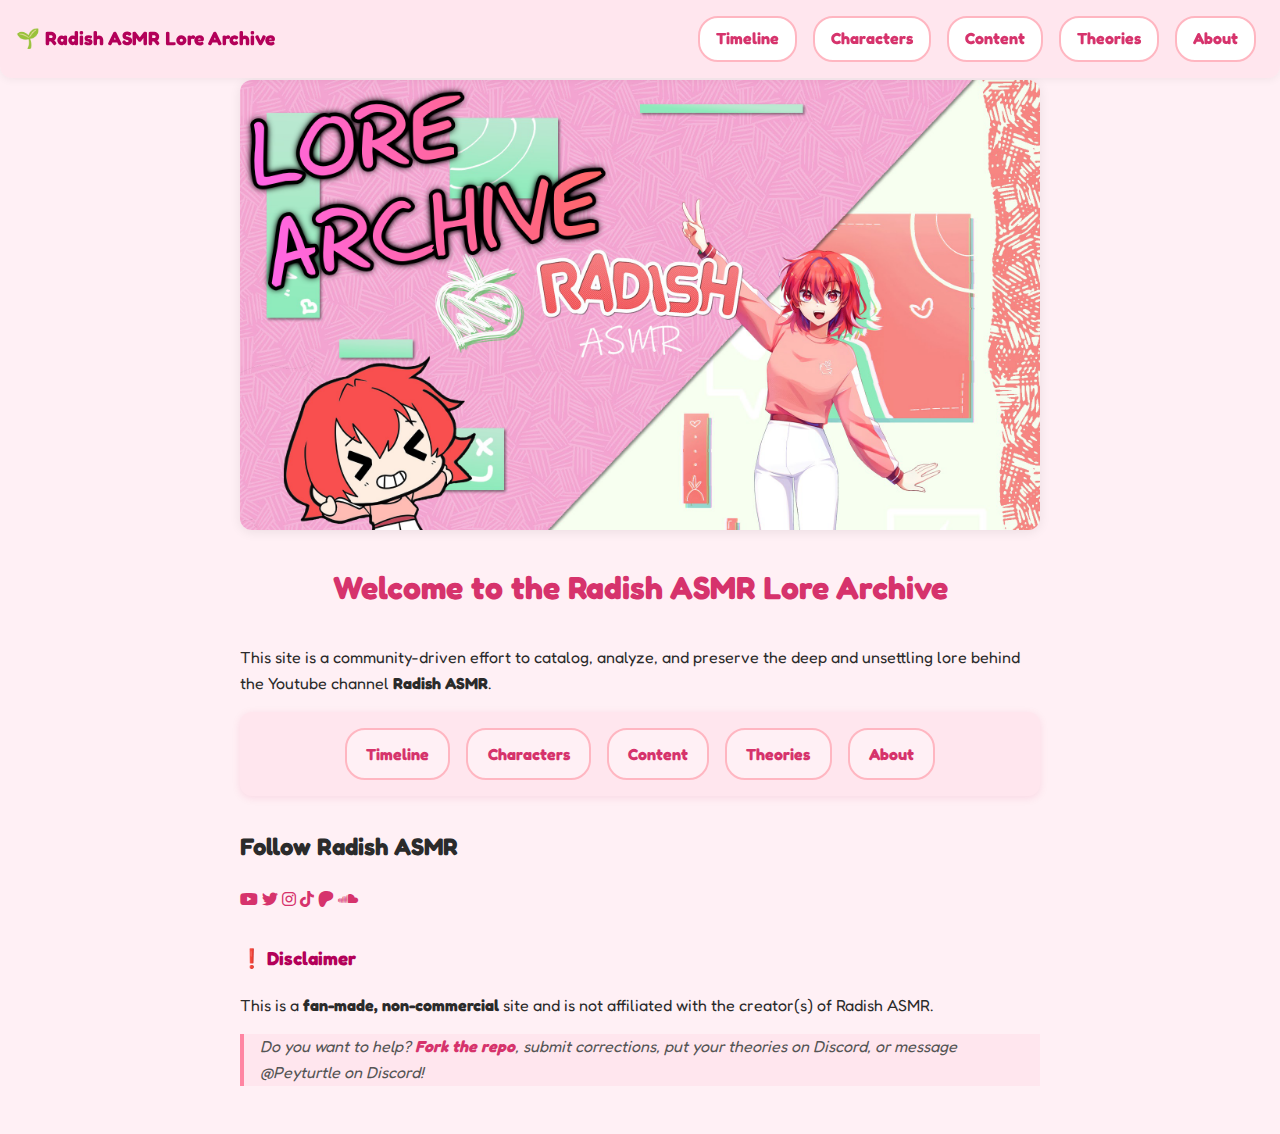
<file: index.html>
<!DOCTYPE html>
<html lang="en">

<head>
    <meta charset="UTF-8">
    <meta name="description" content="A fan-made archive of Radish ASMR lore, timelines, characters, and theories.">
    <meta name="author" content="Peyturtle">
    <link rel="stylesheet" href="https://fonts.googleapis.com/css2?family=Fredoka&display=swap">
    <link rel="stylesheet" href="styles.css">
    <link rel="stylesheet" href="https://cdnjs.cloudflare.com/ajax/libs/font-awesome/6.5.0/css/all.min.css">
    <link rel="icon" href="images/favicon.ico" type="image/x-icon">
    <title>Home | Radish ASMR Lore Archive</title>
</head>

<body>
  <nav class="navbar">
    <div class="nav-left">
      <a href="index.html">🌱 Radish ASMR Lore Archive</a>
    </div>
    <div class="nav-right">
      <a href="timeline.html">Timeline</a>
      <a href="characters.html">Characters</a>
      <a href="content.html">Content</a>
      <a href="theories.html">Theories</a>
      <a href="about.html">About</a>
    </div>
  </nav>

  <div class="fade-in-section">
    <img src="images/radish-channel-banner.png" alt="Radish Banner" class="banner section-image fade-in-section">
  </div>  
  
  <div class="intro">
    <h1>Welcome to the Radish ASMR Lore Archive</h1>
  </div>

  <p>This site is a community-driven effort to catalog, analyze, and preserve the deep and unsettling lore behind the Youtube channel <strong>Radish ASMR</strong>.</p>

  <div class="explore">
    <a href="timeline.html">Timeline</a>
    <a href="characters.html">Characters</a>
    <a href="content.html">Content</a>
    <a href="theories.html">Theories</a>
    <a href="about.html">About</a>
  </div>

  <section class="social-cards">
    <h2>Follow Radish ASMR</h2>
    <div class="card-container">
      <a href="https://www.youtube.com/@radishasmr9622" class="card youtube" target="_blank" rel="noopener" aria-label="YouTube">
        <i class="fab fa-youtube"></i>
      </a>
      <a href="https://twitter.com/radishasmr" class="card twitter" target="_blank" rel="noopener" aria-label="Twitter">
        <i class="fab fa-twitter"></i>
      </a>
      <a href="https://www.instagram.com/radishasmr" class="card instagram" target="_blank" rel="noopener" aria-label="Instagram">
        <i class="fab fa-instagram"></i>
      </a>
      <a href="https://www.tiktok.com/@radish_asmr" class="card tiktok" target="_blank" rel="noopener" aria-label="TikTok">
        <i class="fab fa-tiktok"></i>
      </a>
      <a href="https://www.patreon.com/c/radishasmr/home" class="card patreon" target="_blank" rel="noopener" aria-label="Patreon">
        <i class="fab fa-patreon"></i>
      </a>
      <a href="https://soundcloud.com/akemi-akemi-10996670" class="card soundcloud" target="_blank" rel="noopener" aria-label="SoundCloud">
        <i class="fab fa-soundcloud"></i>
      </a>
    </div>
  </section>

  <h3>❗ Disclaimer</h3>
  <p>This is a <strong>fan-made, non-commercial</strong> site and is not affiliated with the creator(s) of Radish ASMR.</p>
  <blockquote>Do you want to help? <a href="https://github.com/Peytown/radish-asmr-lore-website" target="_blank">Fork the repo</a>, submit corrections, put your theories on Discord, or message @Peyturtle on Discord!</blockquote>

  <script>
  const currentPage = window.location.pathname.split('/').pop();

  const navLinks = document.querySelectorAll('.nav-right a');

  navLinks.forEach(link => {
    const hrefPage = link.getAttribute('href');
    if (hrefPage === currentPage) {
      link.classList.add('active');
    }
  });

  const faders = document.querySelectorAll('.fade-in-section');

  const appearOptions = {
    threshold: 0.1,
    rootMargin: "0px 0px -50px 0px"
  };

  const appearOnScroll = new IntersectionObserver(function(
    entries,
    observer
  ) {
    entries.forEach(entry => {
      if (!entry.isIntersecting) return;
      entry.target.classList.add('is-visible');
      observer.unobserve(entry.target);
    });
  }, appearOptions);

  faders.forEach(fader => {
    appearOnScroll.observe(fader);
  });
  
  </script>

</body>
</html>
</file>
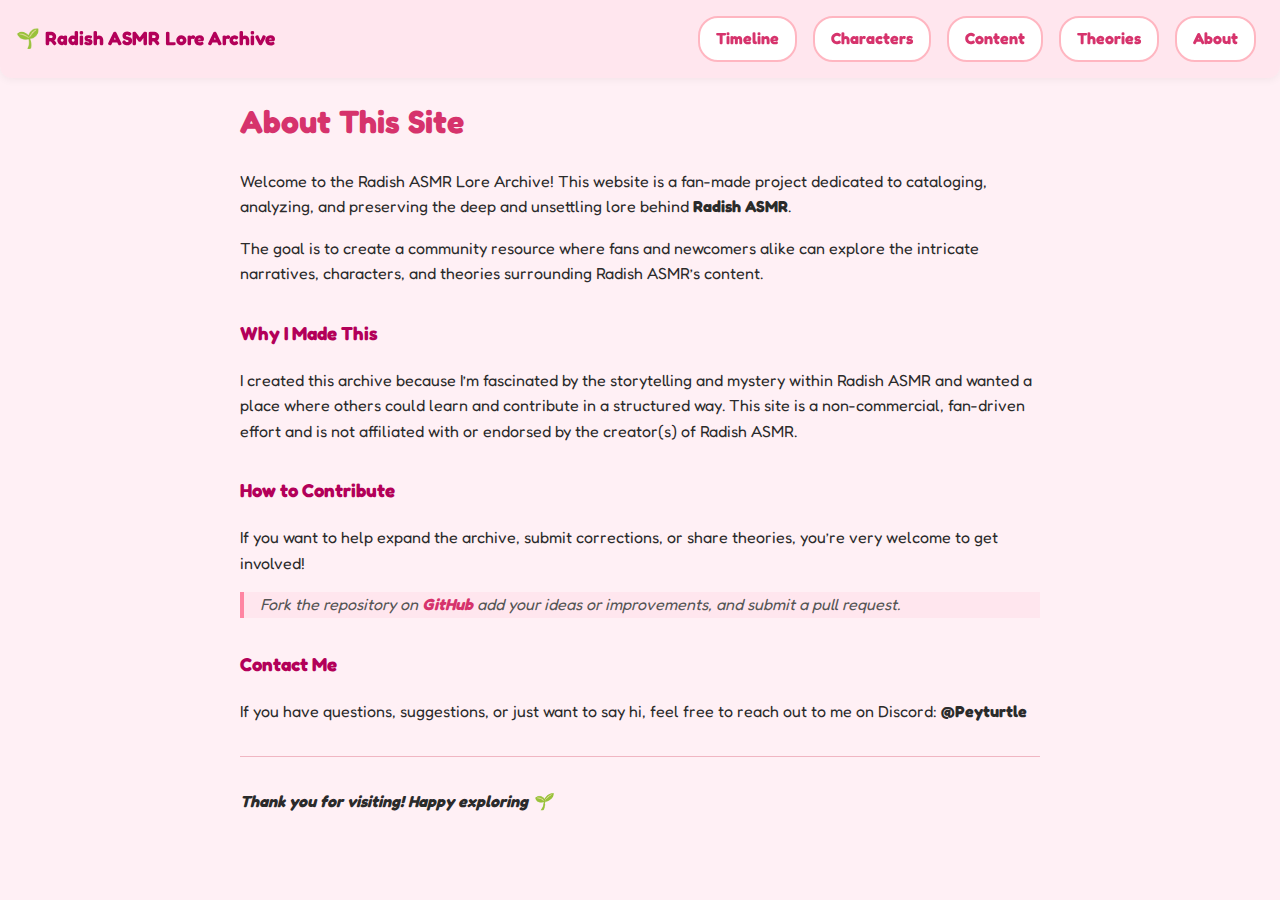
<file: about.html>
<!DOCTYPE html>
<html lang="en">

<head>
    <meta charset="UTF-8"/>
    <meta name="description" content="A fan-made archive of Radish ASMR lore, timelines, characters, and theories."/>
    <meta name="author" content="Peyturtle"/>
    <link rel="stylesheet" href="https://fonts.googleapis.com/css2?family=Fredoka&display=swap"/>
    <link rel="stylesheet" href="styles.css"/>
    <link rel="icon" href="images/favicon.ico" type="image/x-icon">
</head>

<body>
  <nav class="navbar">
    <div class="nav-left">
      <a href="index.html">🌱 Radish ASMR Lore Archive</a>
    </div>
    <div class="nav-right">
      <a href="timeline.html">Timeline</a>
      <a href="characters.html">Characters</a>
      <a href="content.html">Content</a>
      <a href="theories.html">Theories</a>
      <a href="about.html">About</a>
    </div>
  </nav>

  <main>
    <h1>About This Site</h1>

    <p>Welcome to the Radish ASMR Lore Archive! This website is a fan-made project dedicated to cataloging, analyzing, and preserving the deep and unsettling lore behind <strong>Radish ASMR</strong>.</p>

    <p>The goal is to create a community resource where fans and newcomers alike can explore the intricate narratives, characters, and theories surrounding Radish ASMR’s content.</p>

    <h3>Why I Made This</h3>
    <p>I created this archive because I’m fascinated by the storytelling and mystery within Radish ASMR and wanted a place where others could learn and contribute in a structured way. This site is a non-commercial, fan-driven effort and is not affiliated with or endorsed by the creator(s) of Radish ASMR.</p>

    <h3>How to Contribute</h3>
    <p>If you want to help expand the archive, submit corrections, or share theories, you’re very welcome to get involved!</p>
    <blockquote>Fork the repository on <a href="https://github.com/Peytown/radish-asmr-lore-website" target="_blank">GitHub</a> add your ideas or improvements, and submit a pull request.</blockquote>

    <h3>Contact Me</h3>
    <p>If you have questions, suggestions, or just want to say hi, feel free to reach out to me on Discord: <b>@Peyturtle</p>
      
    <hr/>

    <p><em>Thank you for visiting! Happy exploring 🌱</em></p>
  </main>
</body>

</html>
</file>
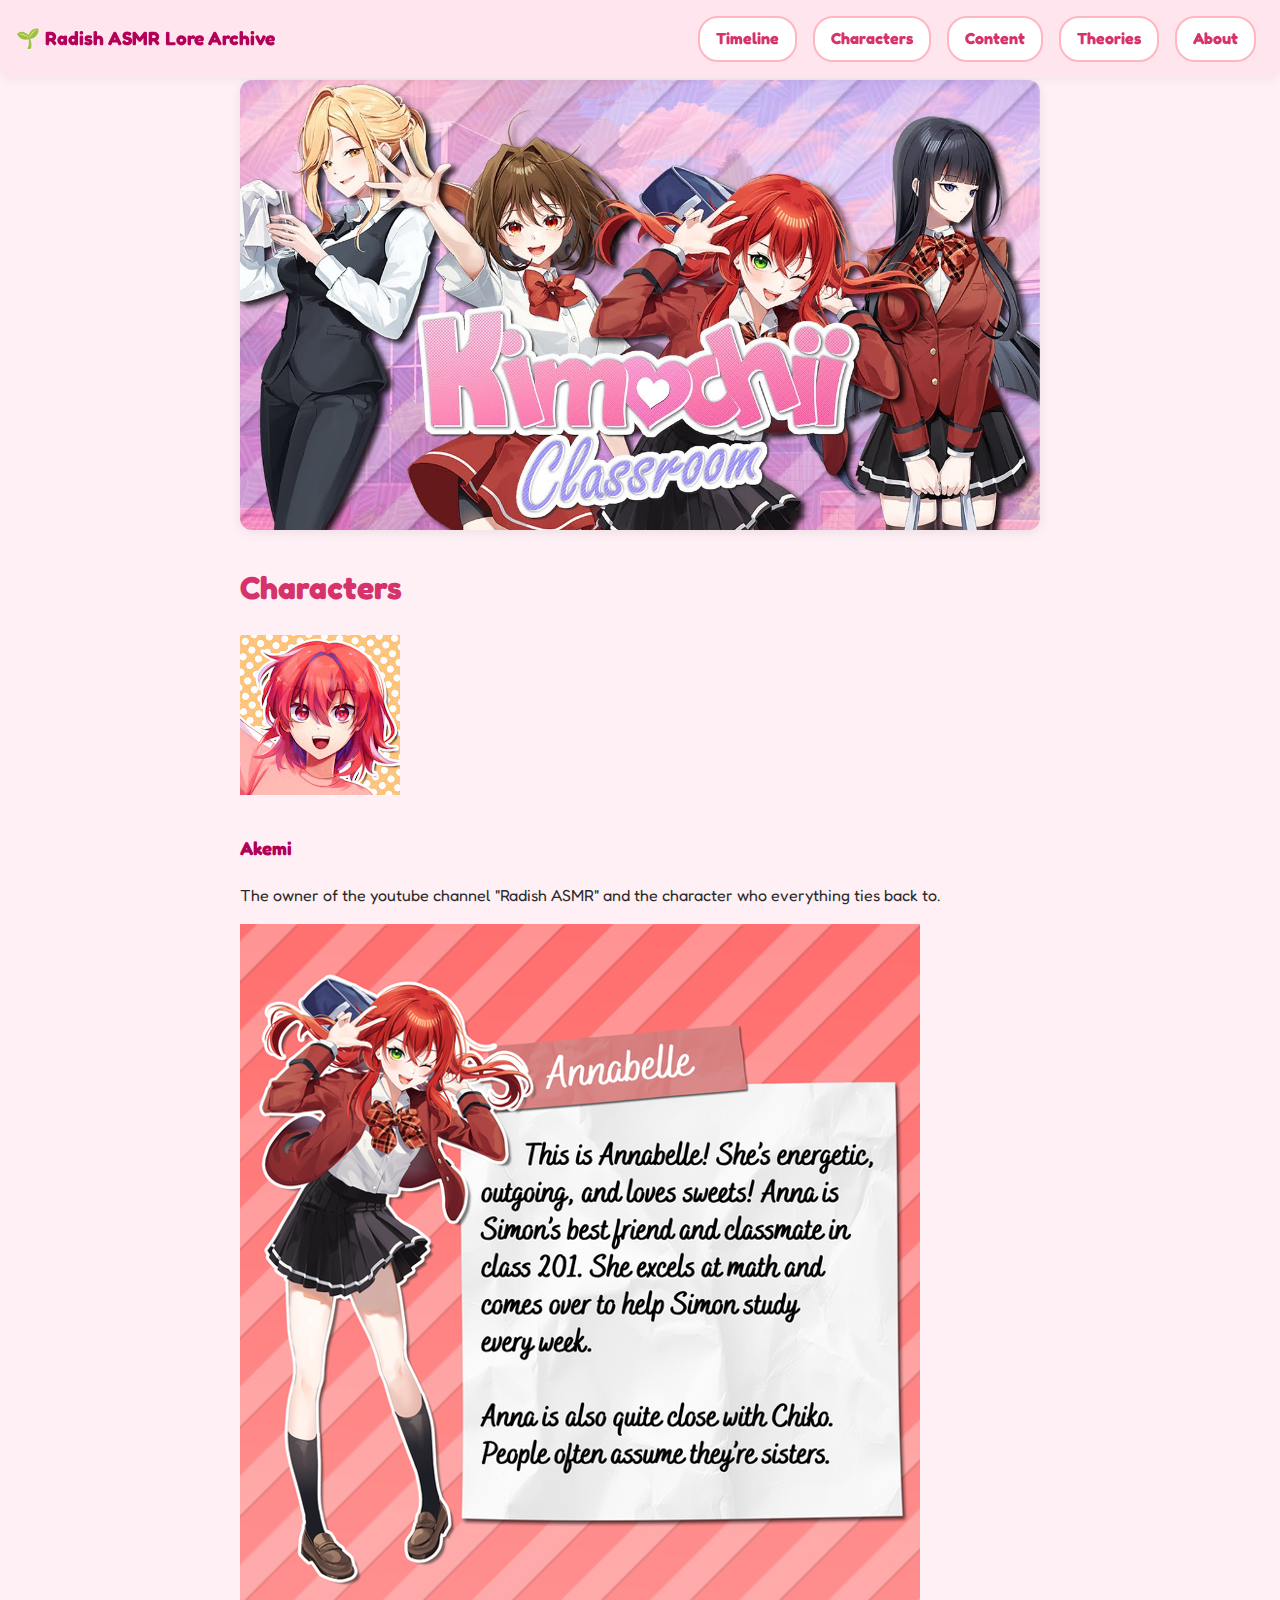
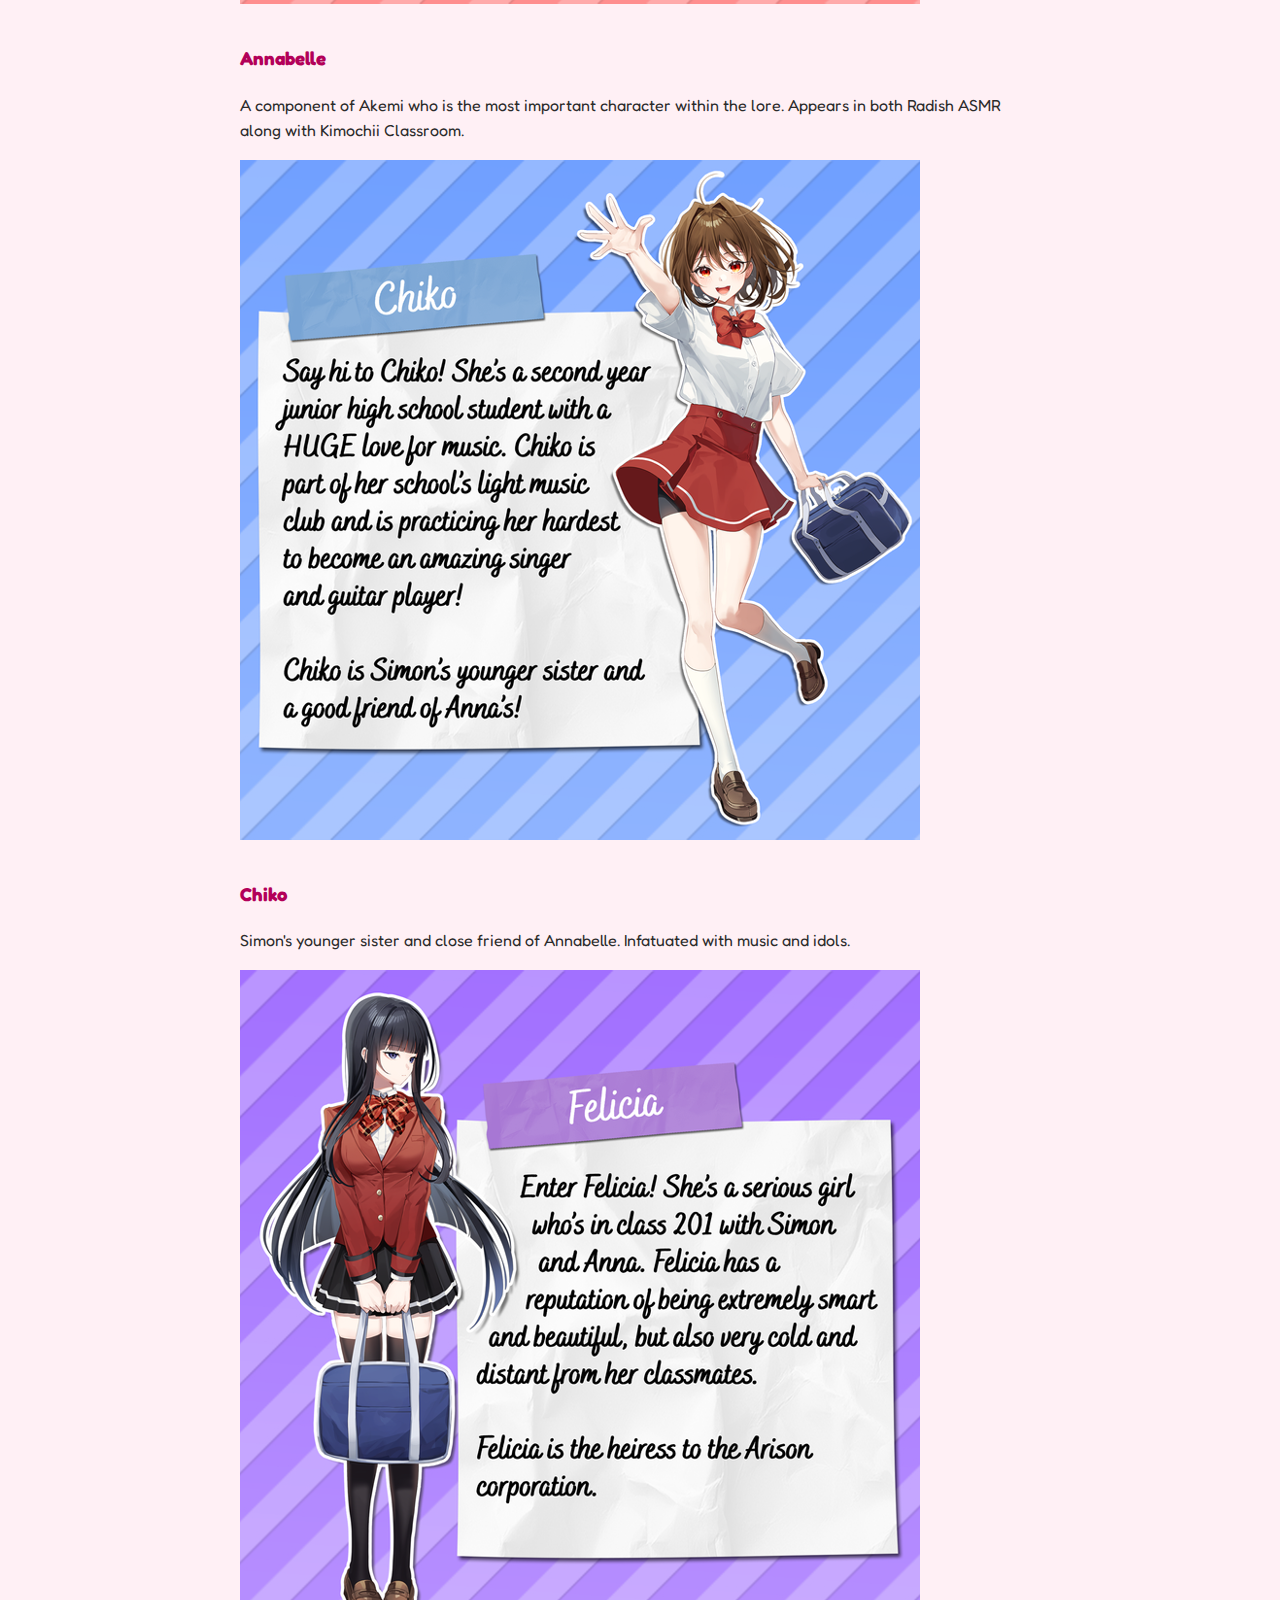
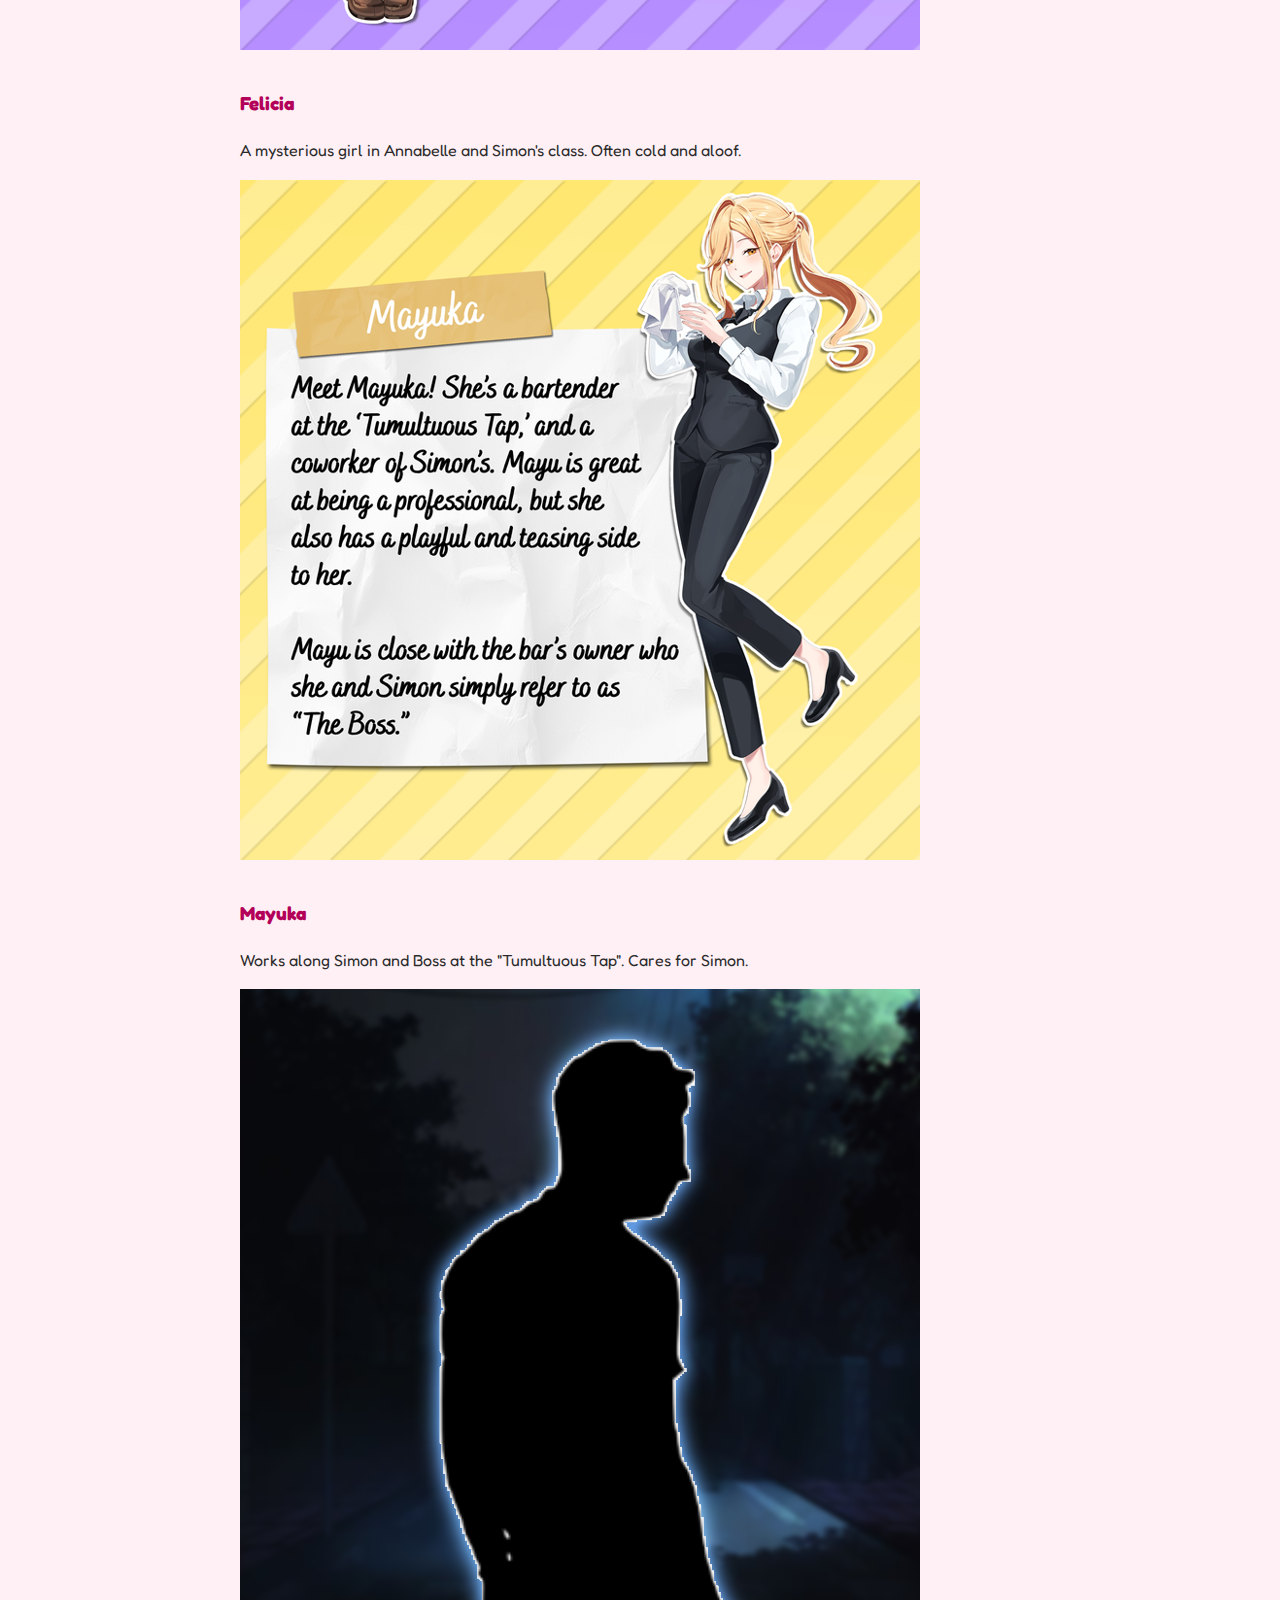
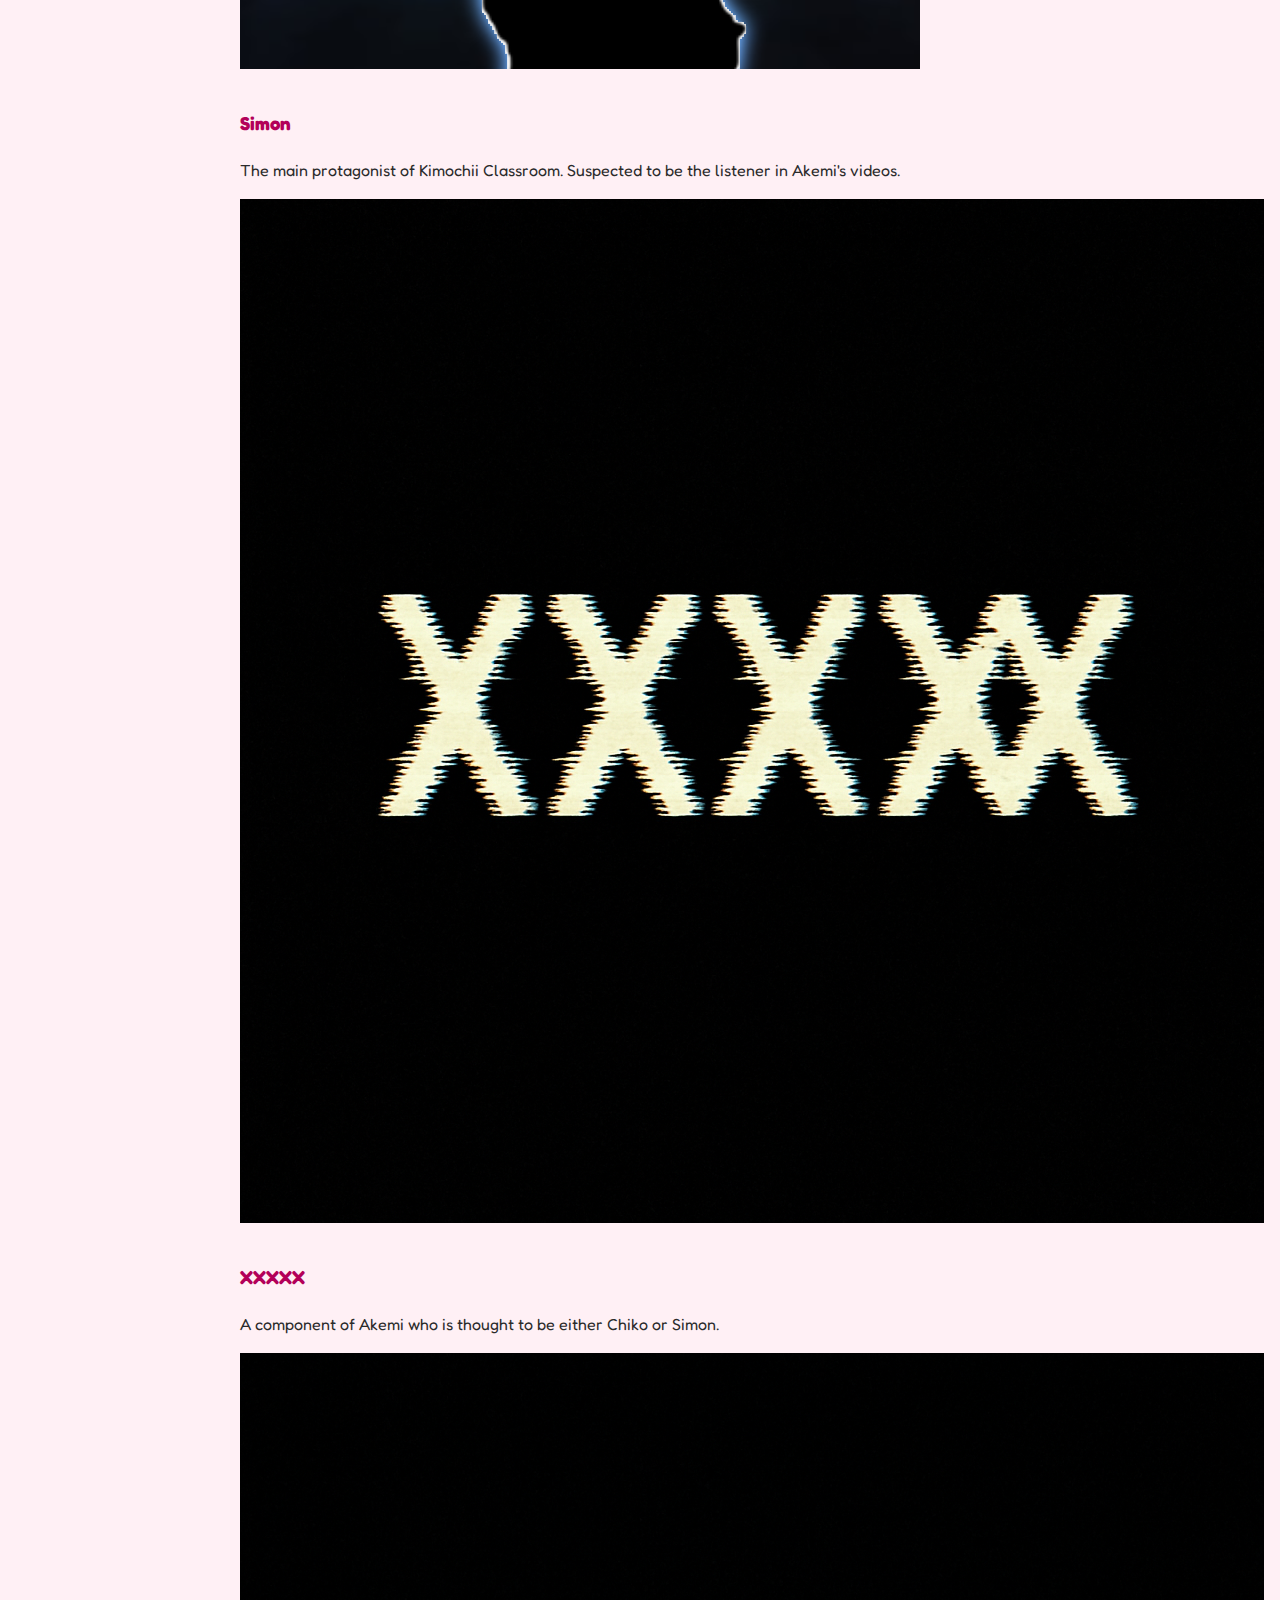
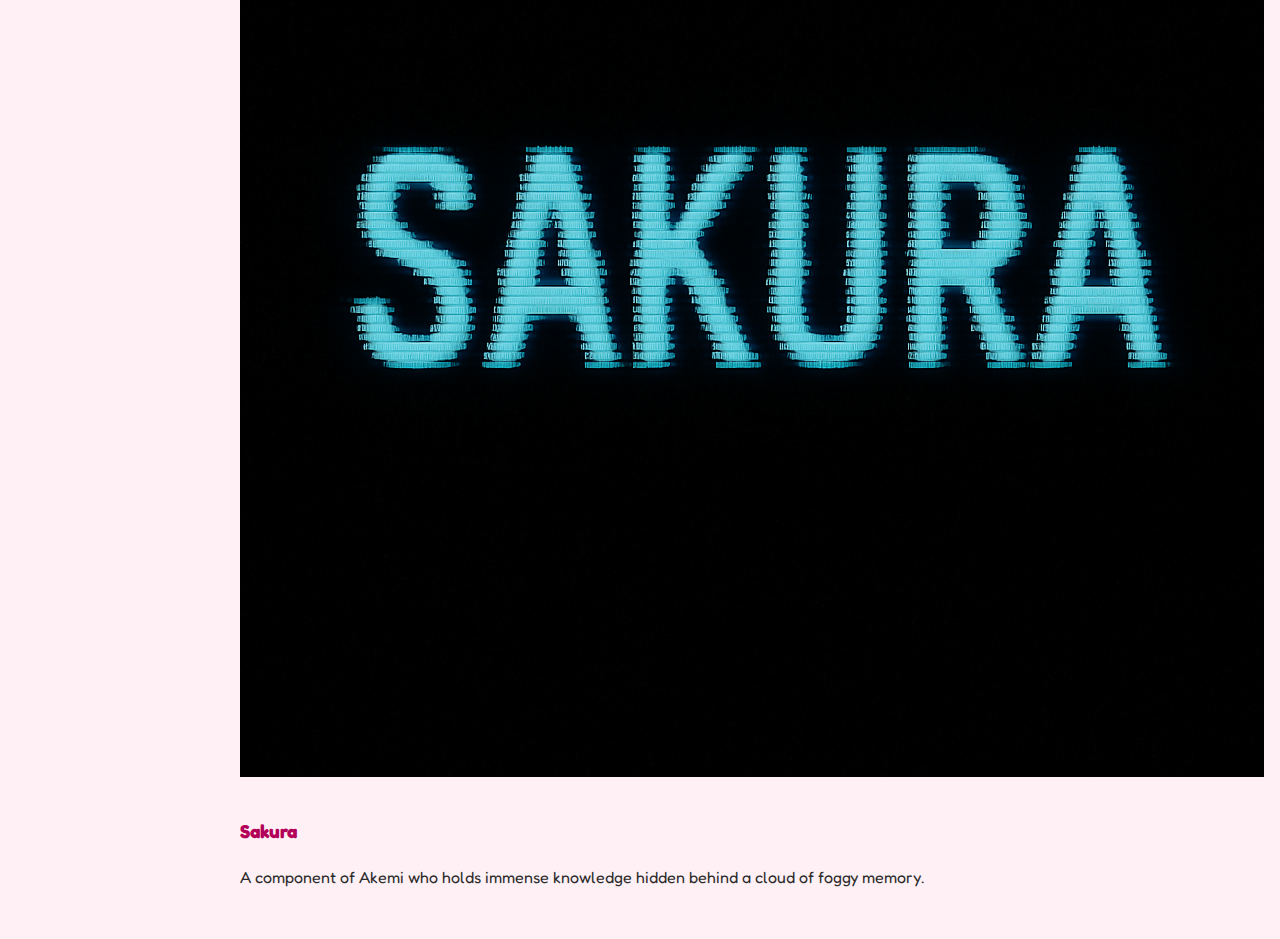
<file: characters.html>
<!DOCTYPE html>
<html lang="en">

<head>
    <meta charset="UTF-8">
    <meta name="description" content="A fan-made archive of Radish ASMR lore, timelines, characters, and theories.">
    <meta name="author" content="Peyturtle">
    <link rel="stylesheet" href="https://fonts.googleapis.com/css2?family=Fredoka&display=swap">
    <link rel="stylesheet" href="styles.css">
    <link rel="icon" href="images/favicon.ico" type="image/x-icon">
    <title>Characters | Radish ASMR Lore Archive</title>
</head>

<body>
  <nav class="navbar">
    <div class="nav-left">
      <a href="index.html">🌱 Radish ASMR Lore Archive</a>
    </div>
    <div class="nav-right">
      <a href="timeline.html">Timeline</a>
      <a href="characters.html">Characters</a>
      <a href="content.html">Content</a>
      <a href="theories.html">Theories</a>
      <a href="about.html">About</a>
    </div>
  </nav>

<img src="images/kimochii-classroom-center.jpg" alt="Characters image" class="section-image fade-in-section">

<main>
<section class="character-section">
  <h1>Characters</h1>

  <div class="character-grid">
    <div class="character-card">
          <img src="images/akemi-channel-pfp.jpg" alt="Akemi" class="character-image">
          <h3>Akemi</h3>
          <p>The owner of the youtube channel "Radish ASMR" and the character who everything ties back to.</p>
      </div> 
      <div class="character-card">
          <img src="images/anna-background.png" alt="Annabelle background picture">
          <h3>Annabelle</h3>
          <p>A component of Akemi who is the most important character within the lore. Appears in both Radish ASMR along with Kimochii Classroom.</p>
      </div>
      <div class="character-card">
          <img src="images/chiko-background.png" alt="Chiko" class="character-image">
          <h3>Chiko</h3>
          <p>Simon's younger sister and close friend of Annabelle. Infatuated with music and idols.</p>
      </div>
      <div class="character-card">
          <img src="images/felicia-background.png" alt="Felicia" class="character-image">
          <h3>Felicia</h3>
          <p>A mysterious girl in Annabelle and Simon's class. Often cold and aloof.</p>
      </div>
      <div class="character-card">
          <img src="images/mayuka-background.png" alt="Mayuka" class="character-image">
          <h3>Mayuka</h3>
          <p>Works along Simon and Boss at the "Tumultuous Tap". Cares for Simon.</p>
      </div>
      <div class="character-card">
          <img src="images/Simon.png" alt="Simon" class="character-image">
          <h3>Simon</h3>
          <p>The main protagonist of Kimochii Classroom. Suspected to be the listener in Akemi's videos.</p>
      </div>
      <div class="character-card">
          <img src="images/5x.png" alt="XXXXX" class="character-image">
          <h3>XXXXX</h3>
          <p>A component of Akemi who is thought to be either Chiko or Simon.</p>
      </div>
      <div class="character-card">
          <img src="images/sakura.png" alt="Sakura" class="character-image">
          <h3>Sakura</h3>
          <p>A component of Akemi who holds immense knowledge hidden behind a cloud of foggy memory.</p>
      </div> 
  </div>  
</section>

</main>

  <script>
  const faders = document.querySelectorAll('.fade-in-section');

  const appearOptions = {
    threshold: 0.1,
    rootMargin: "0px 0px -50px 0px"
  };

  const appearOnScroll = new IntersectionObserver(function(
    entries,
    observer
  ) {
    entries.forEach(entry => {
      if (!entry.isIntersecting) return;
      entry.target.classList.add('is-visible');
      observer.unobserve(entry.target);
    });
  }, appearOptions);

  faders.forEach(fader => {
    appearOnScroll.observe(fader);
  });
</script>

</body>
</html>
</file>
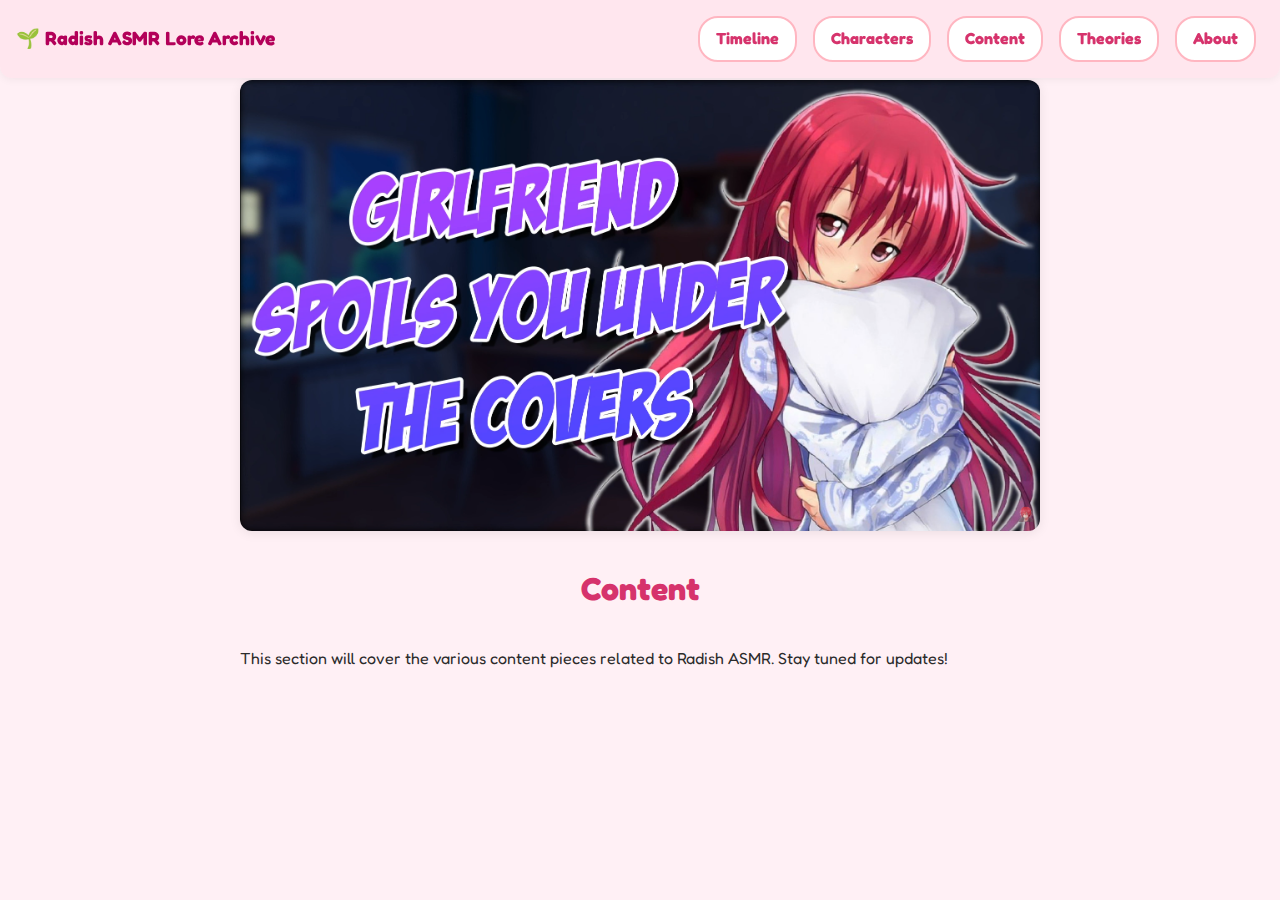
<file: content.html>
<!DOCTYPE html>
<html lang="en">

<head>
    <meta charset="UTF-8"/>
    <meta name="description" content="A fan-made archive of Radish ASMR lore, timelines, characters, and theories."/>
    <meta name="author" content="Peyturtle"/>
    <link rel="stylesheet" href="https://fonts.googleapis.com/css2?family=Fredoka&display=swap"/>
    <link rel="stylesheet" href="styles.css"/>
    <link rel="icon" href="images/favicon.ico" type="image/x-icon">
</head>

<body>
  <nav class="navbar">
    <div class="nav-left">
      <a href="index.html">🌱 Radish ASMR Lore Archive</a>
    </div>
    <div class="nav-right">
      <a href="timeline.html">Timeline</a>
      <a href="characters.html">Characters</a>
      <a href="content.html">Content</a>
      <a href="theories.html">Theories</a>
      <a href="about.html">About</a>
    </div>
  </nav>

  <img src="images/girlfriend-spoils-under-covers.png" alt="Content Banner" class="section-image"/>

  <div class="intro">
    <h1>Content</h1>
  </div>

  <main>
    <p>This section will cover the various content pieces related to Radish ASMR. Stay tuned for updates!</p>
  </main>
</body>
</html>
</file>
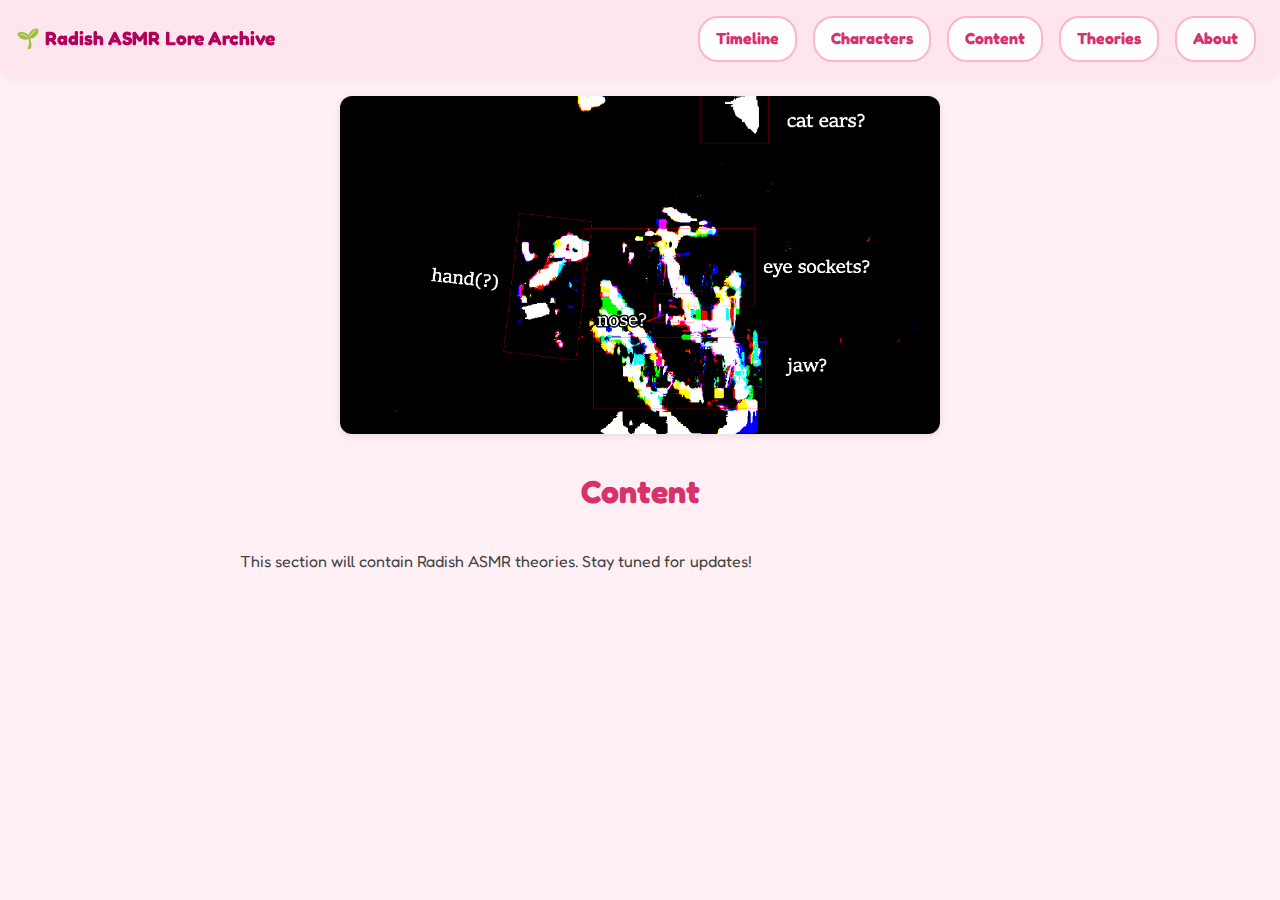
<file: theories.html>
<!DOCTYPE html>
<html lang="en">
<head>
  <meta charset="UTF-8" />
  <meta name="viewport" content="width=device-width, initial-scale=1.0" />
  <title>Content - Radish ASMR Lore Archive</title>
  <link href="https://fonts.googleapis.com/css2?family=Fredoka&display=swap" rel="stylesheet" />
  <style>
    body {
      font-family: 'Fredoka', sans-serif;
      background-color: #fff0f5;
      color: #2b2b2b;
      margin: 0;
      padding: 5rem 2rem 2rem 2rem;
      line-height: 1.6;
      max-width: 800px;
      margin-left: auto;
      margin-right: auto;
    }

    h1 {
      color: #d6336c;
      font-size: 2rem;
      margin-top: 1rem;
    }

    a {
      color: #d6336c;
      text-decoration: none;
      font-weight: bold;
    }

    a:hover {
      text-decoration: underline;
    }

    .navbar {
      position: fixed;
      top: 0;
      left: 0;
      width: 100%;
      background-color: #ffe6ee;
      padding: 1rem 1rem;
      box-shadow: 0 2px 8px rgba(0, 0, 0, 0.05);
      z-index: 1000;
      display: flex;
      justify-content: space-between;
      align-items: center;
      flex-wrap: wrap;
      box-sizing: border-box;
      border-radius: 0 0 12px 12px;
    }

    .nav-left a {
      font-weight: bold;
      color: #b30059;
      font-size: 1.2rem;
    }

    .nav-right {
      display: flex;
      flex-wrap: wrap;
      gap: 0.5rem;
      max-width: 100%;
      overflow-wrap: break-word;
    }

    .nav-right a {
      text-decoration: none;
      color: #d6336c;
      background-color: #ffffff;
      padding: 0.5rem 1rem;
      border-radius: 20px;
      font-weight: bold;
      transition: background-color 0.2s ease, transform 0.2s ease;
      border: 2px solid #ffb6c1;
      white-space: nowrap;
      margin-right: 0.5rem;
    }

    .nav-right a:hover {
      background-color: #ffe1ea;
      transform: translateY(-2px);
    }

    .banner {
      width: 100%;
      border-radius: 12px;
      margin-bottom: 2rem;
      box-shadow: 0 2px 12px rgba(0, 0, 0, 0.1);
      margin-top: 4.5rem; /* to push content below fixed navbar */
    }

    .intro {
      text-align: center;
      margin-bottom: 2rem;
    }

    main {
      font-size: 1rem;
      color: #444;
    }

.section-image {
  width: 100%;
  max-width: 600px;  /* adjust as needed */
  display: block;
  margin: 1rem auto 2rem auto;
  border-radius: 12px;
  box-shadow: 0 2px 8px rgba(0,0,0,0.1);
  object-fit: cover;
}

  </style>
</head>
<body>
  <nav class="navbar">
    <div class="nav-left">
      <a href="index.html">🌱 Radish ASMR Lore Archive</a>
    </div>
    <div class="nav-right">
      <a href="timeline.html">Timeline</a>
      <a href="characters.html">Characters</a>
      <a href="content.html">Content</a>
      <a href="theories.html">Theories</a>
      <a href="about.html">About</a>
    </div>
  </nav>

<img src="images/unknown.jpg" alt="Theories image" class="section-image" />

  <div class="intro">
    <h1>Content</h1>
  </div>

  <main>
    <p>This section will contain Radish ASMR theories. Stay tuned for updates!</p>
  </main>
</body>
</html>
</file>
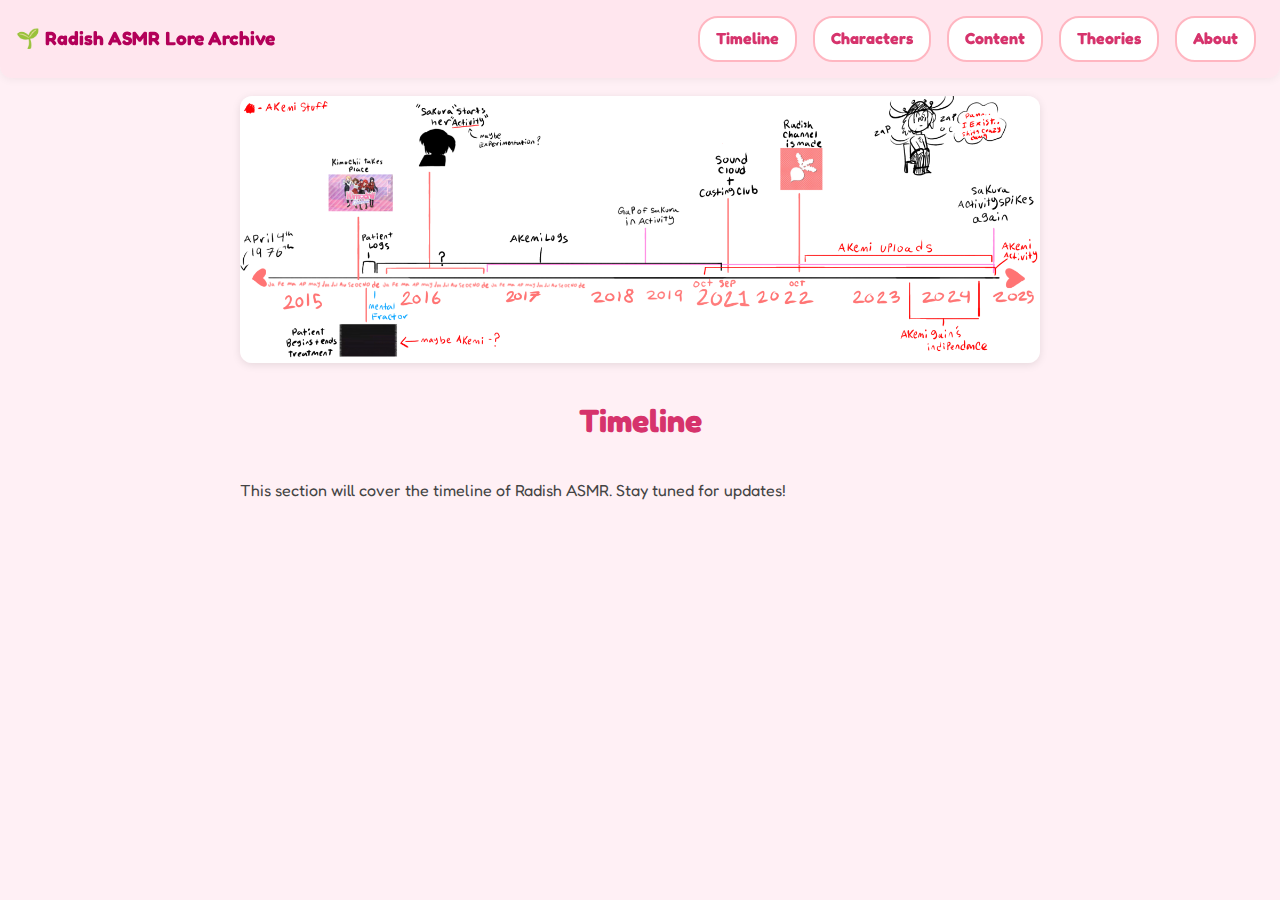
<file: timeline.html>
<!DOCTYPE html>
<html lang="en">
<head>
  <meta charset="UTF-8" />
  <meta name="viewport" content="width=device-width, initial-scale=1.0" />
  <title>Content - Radish ASMR Lore Archive</title>
  <link href="https://fonts.googleapis.com/css2?family=Fredoka&display=swap" rel="stylesheet" />
  <style>
    body {
      font-family: 'Fredoka', sans-serif;
      background-color: #fff0f5;
      color: #2b2b2b;
      margin: 0;
      padding: 5rem 2rem 2rem 2rem;
      line-height: 1.6;
      max-width: 800px;
      margin-left: auto;
      margin-right: auto;
    }

    h1 {
      color: #d6336c;
      font-size: 2rem;
      margin-top: 1rem;
    }

    a {
      color: #d6336c;
      text-decoration: none;
      font-weight: bold;
    }

    a:hover {
      text-decoration: underline;
    }

    .navbar {
      position: fixed;
      top: 0;
      left: 0;
      width: 100%;
      background-color: #ffe6ee;
      padding: 1rem 1rem;
      box-shadow: 0 2px 8px rgba(0, 0, 0, 0.05);
      z-index: 1000;
      display: flex;
      justify-content: space-between;
      align-items: center;
      flex-wrap: wrap;
      box-sizing: border-box;
      border-radius: 0 0 12px 12px;
    }

    .nav-left a {
      font-weight: bold;
      color: #b30059;
      font-size: 1.2rem;
    }

    .nav-right {
      display: flex;
      flex-wrap: wrap;
      gap: 0.5rem;
      max-width: 100%;
      overflow-wrap: break-word;
    }

    .nav-right a {
      text-decoration: none;
      color: #d6336c;
      background-color: #ffffff;
      padding: 0.5rem 1rem;
      border-radius: 20px;
      font-weight: bold;
      transition: background-color 0.2s ease, transform 0.2s ease;
      border: 2px solid #ffb6c1;
      white-space: nowrap;
      margin-right: 0.5rem;
    }

    .nav-right a:hover {
      background-color: #ffe1ea;
      transform: translateY(-2px);
    }

    .banner {
      width: 100%;
      border-radius: 12px;
      margin-bottom: 2rem;
      box-shadow: 0 2px 12px rgba(0, 0, 0, 0.1);
      margin-top: 4.5rem; /* to push content below fixed navbar */
    }

    .intro {
      text-align: center;
      margin-bottom: 2rem;
    }

    main {
      font-size: 1rem;
      color: #444;
    }

    .section-image {
  width: 100%;
  max-width: 800px;  /* adjust as needed */
  display: block;
  margin: 1rem auto 2rem auto;
  border-radius: 12px;
  box-shadow: 0 2px 8px rgba(0,0,0,0.1);
  object-fit: cover;
}

  </style>
</head>
<body>
  <nav class="navbar">
    <div class="nav-left">
      <a href="index.html">🌱 Radish ASMR Lore Archive</a>
    </div>
    <div class="nav-right">
      <a href="timeline.html">Timeline</a>
      <a href="characters.html">Characters</a>
      <a href="content.html">Content</a>
      <a href="theories.html">Theories</a>
      <a href="about.html">About</a>
    </div>
  </nav>

  <img src="images/chi-timeline.png" alt="Timeline image" class="section-image" />

  <div class="intro">
    <h1>Timeline</h1>
  </div>

  <main>
    <p>This section will cover the timeline of Radish ASMR. Stay tuned for updates!</p>
  </main>
</body>
</html>
</file>
<file: styles.css>
/* Global body styles */
        body {
            font-family: 'Fredoka', sans-serif;
            background-color: #fff0f5;
            color: #2b2b2b;
            margin: 0;
            padding: 5rem 2rem 2rem 2rem; /* Padding top accounts for navbar */
            line-height: 1.6;
            max-width: 800px;
            margin-left: auto;
            margin-right: auto;
        }

        /* Headings */
        h1 {
            color: #d6336c;
            font-size: 2rem;
            margin-top: 1rem;
        }

        h3 {
            color: #b30059;
            margin-top: 2rem;
        }

        /* Link styles */
        a {
            color: #d6336c;
            text-decoration: none;
            font-weight: bold;
        }

        a:hover {
      text-decoration: underline;
         }

        ul {
      padding-left: 1.5rem;
        }


    /* Quote block style */
        blockquote {
            border-left: 4px solid #ff85a2;
            padding-left: 1rem;
            color: #555;
            font-style: italic;
            background-color: #ffe6ee;
            margin: 1rem 0;
        }

        /* Horizontal rule for seperating content */
        hr {
            border: none;
            height: 1px;
            background-color: #f0b6c2;
            margin: 2rem 0;
        }

        /* ===== Banner & Intro Section ===== */
        .banner {
            width: 100%;
            max-width: 100%;
            border-radius: 12px;
            margin-bottom: 2rem;
            box-shadow: 0 2px 12px rgba(0, 0, 0, 0.1);
            height: auto;
            display: block;
        }

        /* Intro container with centered text */
        .intro {
            text-align: center;
            margin-bottom: 2rem;
        }

        /* Fixed top navbar */
        .navbar {
            position: fixed;
            top: 0;
            left: 0;
            width: 100%;
            background-color: #ffe6ee;
            padding: 1rem 1rem;
            box-shadow: 0 2px 8px rgba(0, 0, 0, 0.05);
            z-index: 1000;
            display: flex;
            justify-content: space-between;
            align-items: center;
            flex-wrap: wrap;
            box-sizing: border-box;
            border-radius: 0 0 12px 12px;
        }

        /* Left side of the navbar (site title) */
        .nav-left a {
            font-weight: bold;
            color: #b30059;
            font-size: 1.2rem;
        }

        /* Right side of navbar (navigation links) */
            .nav-right {
            display: flex;
            flex-wrap: wrap;
            gap: 0.5rem;
            max-width: 100%;
            overflow-wrap: break-word;
        }

        .nav-right a {
            text-decoration: none;
            color: #d6336c;
            background-color: #ffffff;
            padding: 0.5rem 1rem;
            border-radius: 20px;
            font-weight: bold;
            transition: background-color 0.2s ease, transform 0.2s ease;
            border: 2px solid #ffb6c1;
            white-space: nowrap;
            margin-right: 0.5rem;
        }

        .nav-right a:hover {
            background-color: #ffe1ea;
            transform: translateY(-2px);
        }

        .nav-right a.active {
            background-color: #d6336c;  /* darker pink for active */
            color: white;
            border-color: #b30059;
            cursor: default;            /* make it look unclickable */
            pointer-events: none;       /* disable clicks on active */
            transform: none;            /* remove hover effects */
        }


        /* The "Explore:" button group below banner */
        .explore {
                display: flex;
                justify-content: center;
                gap: 1rem;
                margin-bottom: 2rem;
                flex-wrap: wrap;
                background-color: #ffe6ee;  /* soft pink */
                padding: 1rem 1.5rem;
                border-radius: 12px;
                box-shadow: 0 2px 8px rgba(198, 0, 80, 0.1);
        }

        .explore a {
            text-decoration: none;
            color: #d6336c;
            background-color: #fff0f5;
            padding: 0.7rem 1.2rem;
            border-radius: 20px;
            font-weight: bold;
            border: 2px solid #ffb6c1;
            transition: background-color 0.2s ease, transform 0.2s ease;
        }

        .explore a:hover {
            background-color: #ffe1ea;
            transform: translateY(-2px);
        }

        .section-image {
            width: 100%;
            max-width: 100%;
            height: auto;
            border-radius: 12px;
            margin-bottom: 2rem;
            box-shadow: 0 2px 12px rgba(0, 0, 0, 0.08);
            display: block;
        }
</file>
